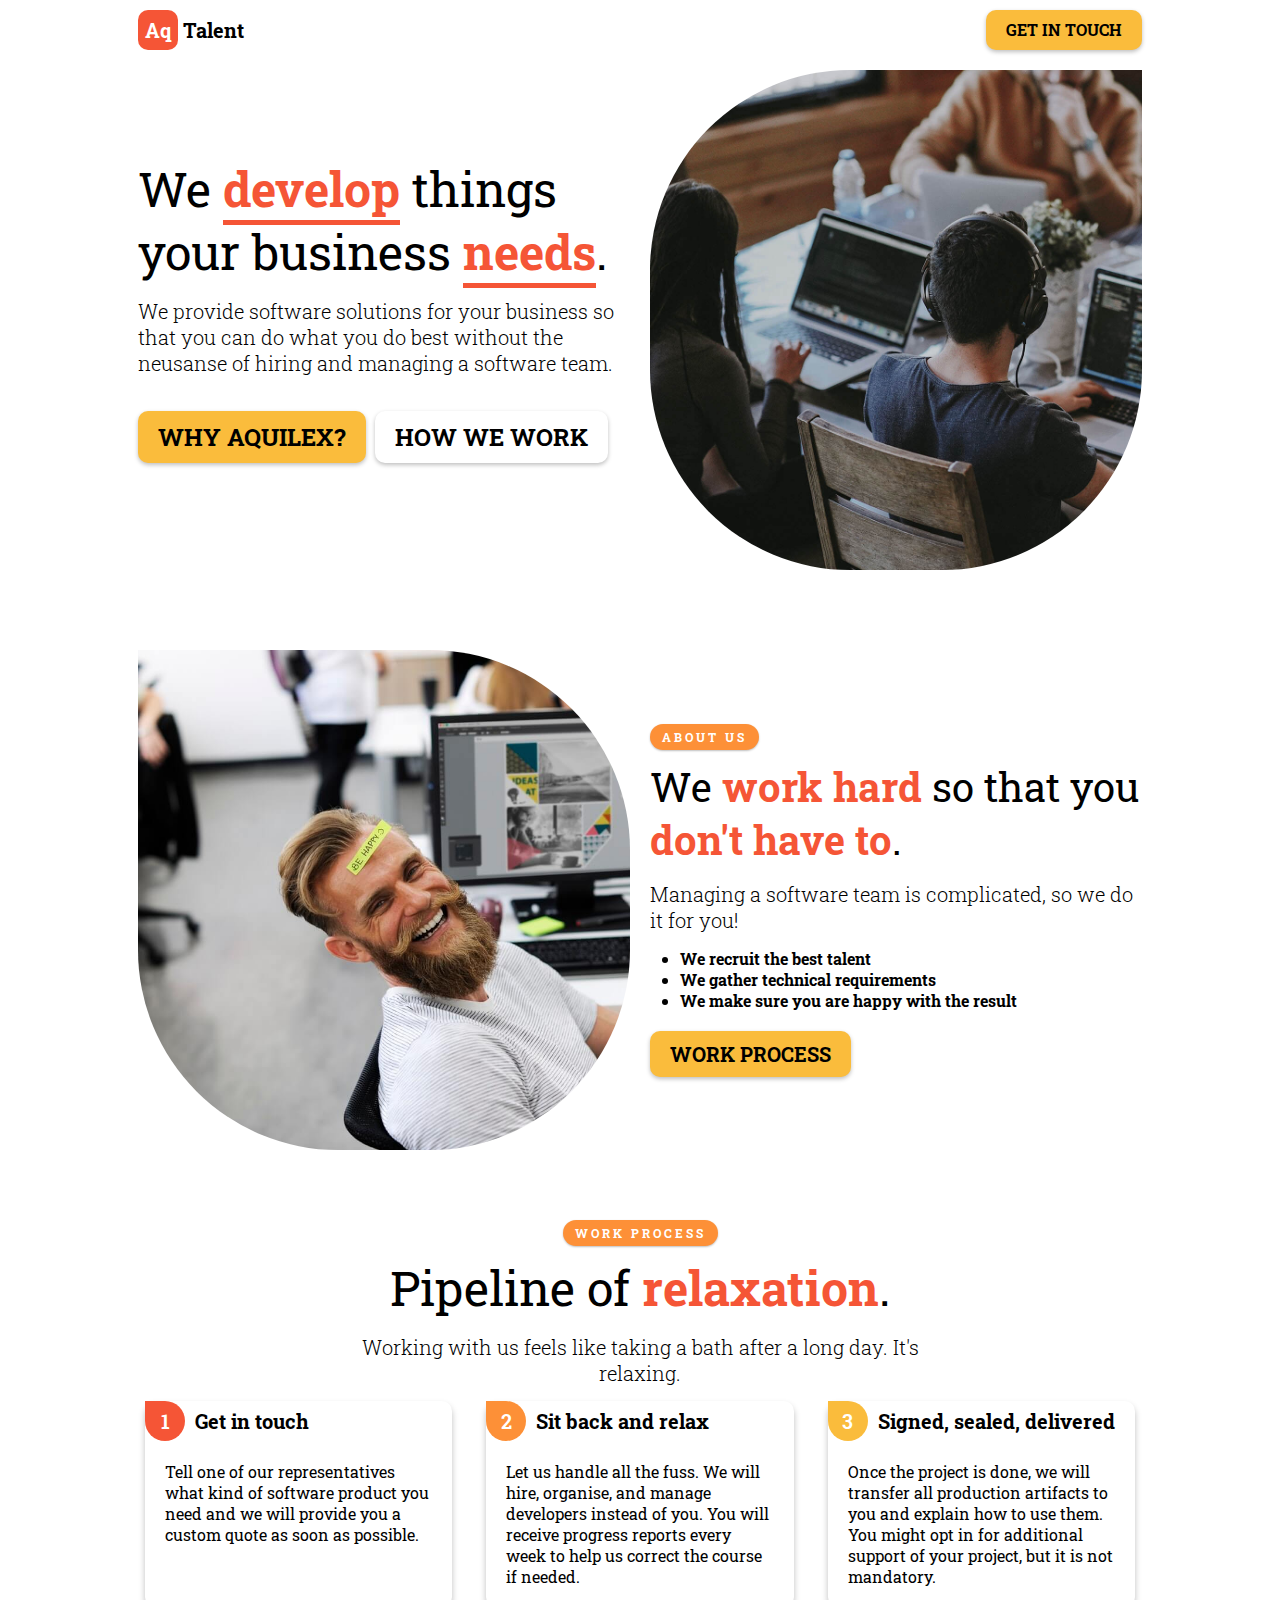
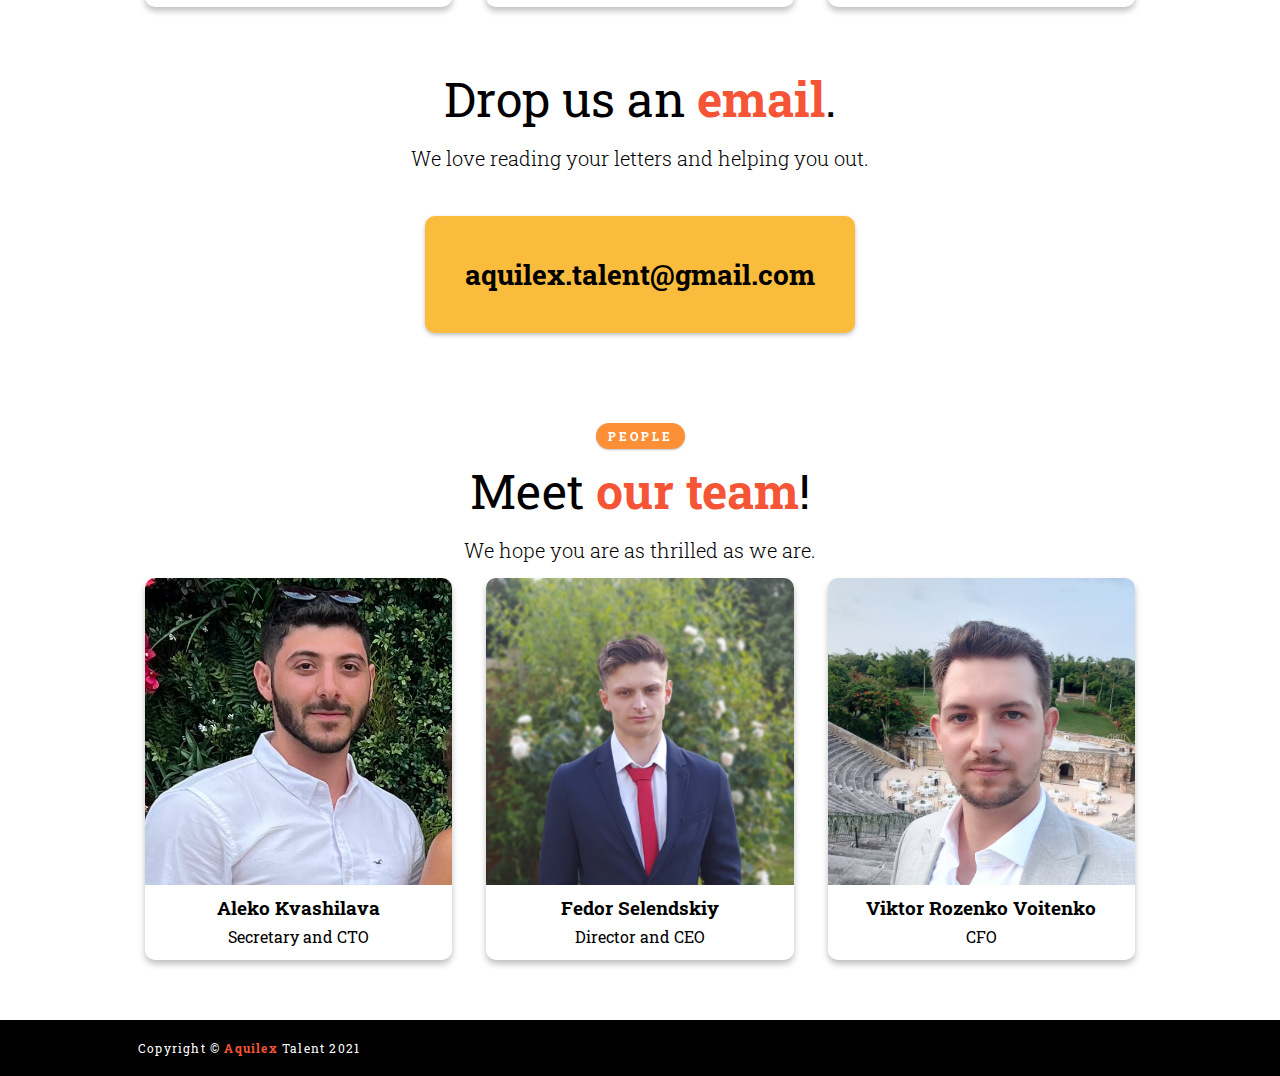
<file: index.html>
<!DOCTYPE html>
<html lang="en">
  <head>
    <meta charset="UTF-8" />
    <meta http-equiv="X-UA-Compatible" content="IE=edge" />
    <meta name="viewport" content="width=device-width, initial-scale=1.0" />
    <title>Aquilex Talent</title>
    <link href="css/index.css" rel="stylesheet" />
  </head>
  <body>
    <navbar class="navbar-container">
      <div class="container">
        <div class="navbar">
          <div class="logotype logotype-small">
            <div class="logo-box logo-box-small">Aq</div>
            Talent
          </div>
          <div class="navbar-separator"></div>
          <a href="#contact" class="button button-primary button-small">
            Get in Touch
          </a>
        </div>
      </div>
    </navbar>
    <div class="filler"></div>

    <header>
      <div class="container">
        <div class="splitter">
          <div class="half align-vertical text-half">
            <div>
              <h1>
                We <span class="emph underline">develop</span> things your
                business <span class="emph underline">needs</span>.
              </h1>
              <h6>
                We provide software solutions for your business so that you can
                do what you do best without the neusanse of hiring and managing
                a software team.
              </h6>
              <a class="button button-primary button-large" href="#about-us"
                >Why Aquilex?</a
              >
              <a
                href="#work-process"
                class="button button-secondary button-large"
                >How we work</a
              >
            </div>
          </div>
          <div class="half">
            <div
              class="image image-right"
              style="background-image: url('/assets/team.jpg')"
            ></div>
          </div>
        </div>
      </div>
    </header>
    <div id="about-us" class="filler"></div>

    <section>
      <div class="container">
        <div class="splitter">
          <div class="half reorder">
            <div
              class="image image-left"
              style="
                background-image: url('/assets/be-happy.jpg');
                background-position: 50%;
              "
            ></div>
          </div>
          <div class="half align-vertical text-half">
            <div>
              <div class="tag">About Us</div>
              <h2>
                We <span class="emph">work hard</span> so that you
                <span class="emph">don't have to</span>.
              </h2>
              <h6>
                Managing a software team is complicated, so we do it for you!
              </h6>
              <ul>
                <li>We recruit the best talent</li>
                <li>We gather technical requirements</li>
                <li>We make sure you are happy with the result</li>
              </ul>
              <a
                href="#work-process"
                class="button button-primary button-medium"
                >Work Process</a
              >
            </div>
          </div>
        </div>
      </div>
    </section>
    <div id="work-process" class="filler"></div>

    <section class="center-text">
      <div class="tag">Work Process</div>
      <h1>Pipeline of <span class="emph">relaxation</span>.</h1>
      <h6>
        Working with us feels like taking a bath after a long day. It's
        relaxing.
      </h6>
      <div class="container cardholder">
        <div class="card">
          <div class="card-top">
            <div class="number number-one">1</div>
            <h3>Get in touch</h3>
          </div>
          <p>
            Tell one of our representatives what kind of software product you
            need and we will provide you a custom quote as soon as possible.
          </p>
        </div>
        <div class="card">
          <div class="card-top">
            <div class="number number-two">2</div>
            <h3>Sit back and relax</h3>
          </div>
          <p>
            Let us handle all the fuss. We will hire, organise, and manage
            developers instead of you. You will receive progress reports every
            week to help us correct the course if needed.
          </p>
        </div>
        <div class="card">
          <div class="card-top">
            <div class="number number-three">3</div>
            <h3>Signed, sealed, delivered</h3>
          </div>
          <p>
            Once the project is done, we will transfer all production artifacts
            to you and explain how to use them. You might opt in for additional
            support of your project, but it is not mandatory.
          </p>
        </div>
      </div>
    </section>
    <div id="contact" class="filler"></div>

    <section class="center-text">
      <h1>Drop us an <span class="emph">email</span>.</h1>
      <h6>We love reading your letters and helping you out.</h6>
      <a
        href="mailto:aquilex.talent@gmail.com"
        class="button button-primary button-huge normalise-text"
      >
        aquilex.talent@gmail.com
      </a>
    </section>
    <div class="filler"></div>

    <section class="center-text">
      <div class="tag">People</div>
      <h1>Meet <span class="emph">our team</span>!</h1>
      <h6>We hope you are as thrilled as we are.</h6>
      <div class="container faceholder">
        <div class="card">
          <img
            class="face"
            src="staff/assets/aleko.jpeg"
            alt="Aleko Kvashilava"
          />
          <h3>Aleko Kvashilava</h3>
          <p>Secretary and CTO</p>
        </div>
        <div class="card">
          <img
            class="face"
            src="staff/assets/fedor.jpeg"
            alt="Fedor Selendskiy"
          />
          <h3>Fedor Selendskiy</h3>
          <p>Director and CEO</p>
        </div>
        <div class="card">
          <img
            class="face"
            src="staff/assets/viktor.jpeg"
            alt="Viktor Rozenko Voitenko"
          />
          <h3>Viktor Rozenko Voitenko</h3>
          <p>CFO</p>
        </div>
      </div>
    </section>
    <div class="filler"></div>

    <footer>
      <div class="container">
        <span class="footnote">
          Copyright &copy; <b class="emph">Aquilex</b> Talent 2021
        </span>
      </div>
    </footer>
  </body>
</html>
</file>
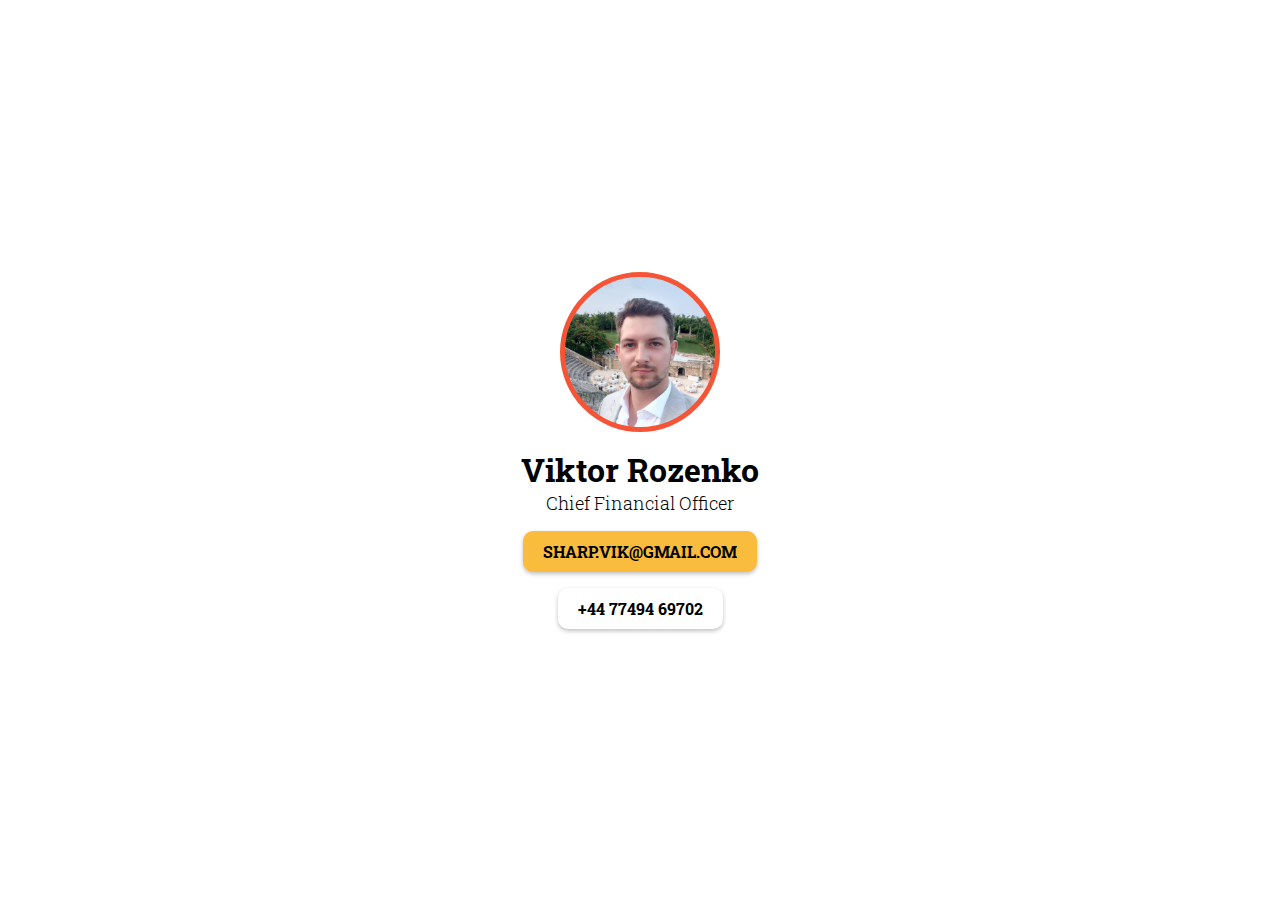
<file: staff/viktor/index.html>
<!DOCTYPE html>
<html lang="en">
  <head>
    <meta charset="UTF-8" />
    <meta http-equiv="X-UA-Compatible" content="IE=edge" />
    <meta name="viewport" content="width=device-width, initial-scale=1.0" />
    <title>Viktor (CTO)</title>
    <link href="/staff/css/index.css" rel="stylesheet" />
  </head>
  <body class="center">
    <a
      href="/staff/assets/viktor-qr.png"
      id="hero"
      style="background-image: url('/staff/assets/viktor.jpeg')"
    ></a>
    <h1>Viktor Rozenko</h1>
    <h2>Chief Financial Officer</h2>
    <a href="mailto:sharp.vik@gmail.com" class="button button-primary"
      >sharp.vik@gmail.com</a
    >
    <a href="tel:+447749469702" class="button button-secondary"
      >+44 77494 69702</a
    >
  </body>
</html>
</file>
<file: css/index.css>
@import url("https://fonts.googleapis.com/css2?family=Roboto+Slab:wght@300;400;700&display=swap");

@import "palette.css";
@import "typography.css";
@import "containers.css";
@import "button.css";
@import "logo.css";
@import "navbar.css";
@import "cards.css";
@import "people.css";

* {
  margin: 0;
  padding: 0;
  outline: none;
  font-family: "Roboto Slab", "Roboto", serif;
}

html {
  scroll-behavior: smooth;
}
</file>
<file: staff/css/index.css>
@import url("https://fonts.googleapis.com/css2?family=Roboto+Slab:wght@300;400;700&display=swap");

@import "/css/palette.css";

* {
  margin: 0;
  padding: 0;
  outline: none;
  font-family: "Roboto Slab", "Roboto", serif;
}

body {
  height: 100vh;
}

.center {
  min-height: 100%;
  display: flex;
  flex-direction: column;
  justify-content: center;
}
.center h1,
h2,
a {
  text-align: center;
}

#hero {
  background-size: cover;
  background-position: 50%;
  border-radius: 50%;
  margin: 0 auto;
  width: 150px;
  height: 150px;
  border: 5px solid var(--orange-soda);
}

h2 {
  font-weight: 300;
  font-size: 18px;
}

h1 {
  margin-top: 16px;
}

.button {
  width: max-content;
  margin: 16px auto 0 auto;
  padding: 10px 20px;
  color: black;
  font-weight: 700;
  border: none;
  border-radius: 10px;
  box-shadow: 0px 2px 4px 0px rgba(0, 0, 0, 0.25);
  text-transform: uppercase;
  text-decoration: none;
  cursor: pointer;
}

.button-primary {
  background-color: var(--maximum-yellow-red);
}
.button-secondary {
  background-color: transparent;
}
</file>
